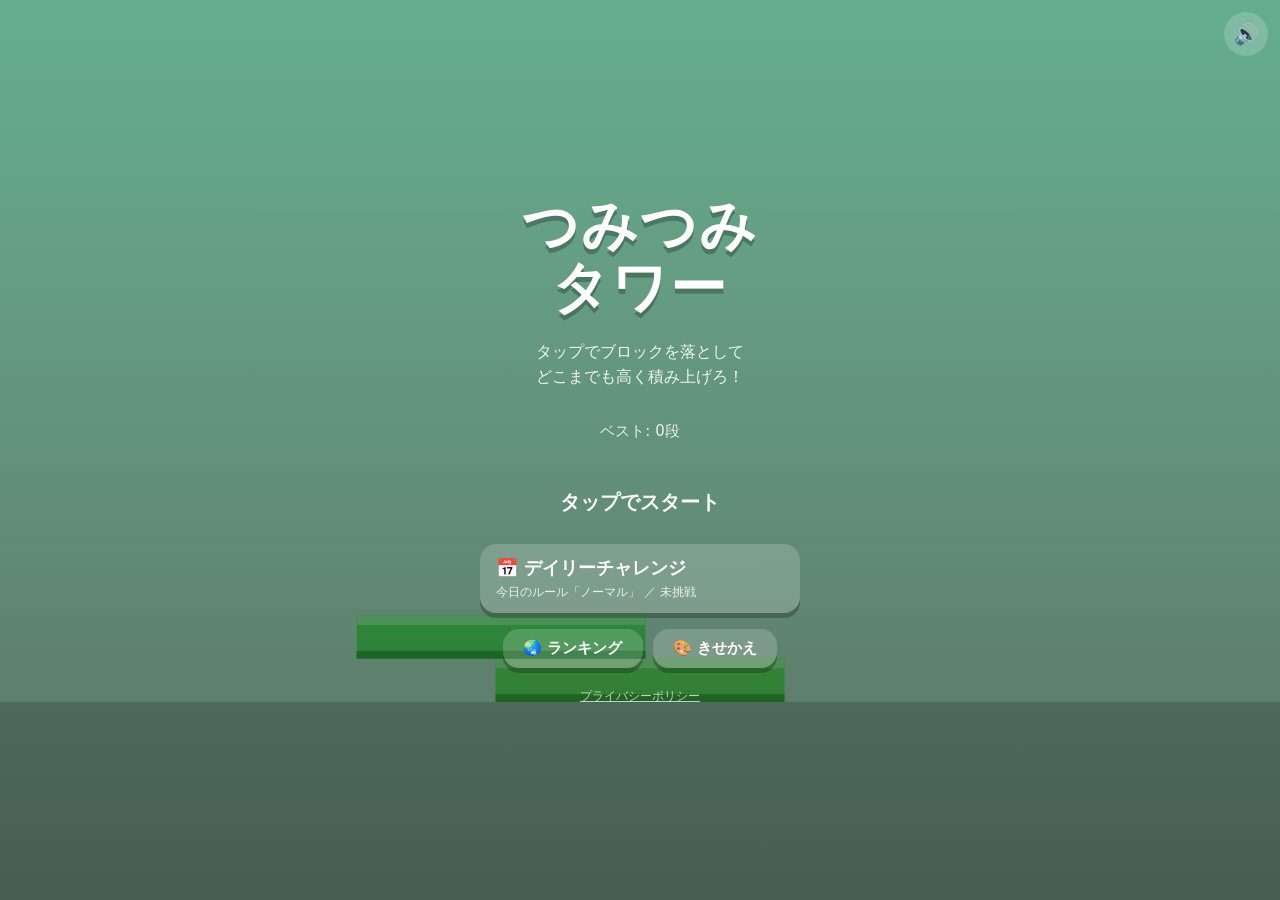
<file: index.html>
<!doctype html>
<html lang="ja">
<head>
  <meta charset="utf-8">
  <meta name="viewport" content="width=device-width, initial-scale=1, maximum-scale=1, user-scalable=no, viewport-fit=cover">
  <meta name="theme-color" content="#1b2440">
  <meta name="apple-mobile-web-app-capable" content="yes">
  <title>つみつみタワー</title>
  <meta name="description" content="つみつみタワー（積み積みタワー）は、タップでブロックを落として、どこまでも高く積み上げる1タップゲーム。ぴったり重ねてPERFECTを連発しよう。登録なし・無料でブラウザから遊べます。">
  <link rel="canonical" href="https://tsumitower.github.io/">
  <!-- 検索エンジン向けのゲーム情報 -->
  <script type="application/ld+json">
  {
    "@context": "https://schema.org",
    "@type": "VideoGame",
    "name": "つみつみタワー",
    "alternateName": ["積み積みタワー", "ツミツミタワー", "Tsumi Tsumi Tower"],
    "url": "https://tsumitower.github.io/",
    "image": "https://tsumitower.github.io/og.png",
    "description": "タップでブロックを落として、どこまでも高く積み上げる1タップゲーム。日替わりのデイリーチャレンジと世界ランキング、6種類のきせかえ。",
    "genre": ["カジュアル", "アーケード"],
    "inLanguage": "ja",
    "gamePlatform": ["Webブラウザ", "スマートフォン"],
    "applicationCategory": "Game",
    "isAccessibleForFree": true,
    "offers": { "@type": "Offer", "price": "0", "priceCurrency": "JPY" }
  }
  </script>
  <!-- SNSでシェアされたときの表示 -->
  <meta property="og:type" content="website">
  <meta property="og:title" content="つみつみタワー">
  <meta property="og:description" content="タップで積んで、どこまでも高く。1タップ積み上げゲーム">
  <meta property="og:url" content="https://tsumitower.github.io/">
  <meta property="og:image" content="https://tsumitower.github.io/og.png">
  <meta name="twitter:card" content="summary_large_image">
  <link rel="manifest" href="manifest.json">
  <link rel="icon" href="icon.svg" type="image/svg+xml">
  <link rel="apple-touch-icon" href="apple-touch-icon.png">
  <link rel="stylesheet" href="style.css">
</head>
<body>
  <canvas id="game"></canvas>

  <div id="hud" class="hidden">
    <div id="score">0</div>
    <div id="combo"></div>
    <div id="modeLabel"></div>
  </div>
  <div id="toast"></div>

  <div id="title" class="overlay">
    <h1>つみつみ<br>タワー</h1>
    <p class="sub">タップでブロックを落として<br>どこまでも高く積み上げろ！</p>
    <p class="best">ベスト: <span id="titleBest">0</span>段</p>
    <p class="blink">タップでスタート</p>
    <button id="dailyBtn" class="ghost">
      <span class="daily-title">📅 デイリーチャレンジ</span>
      <span id="dailyInfo" class="daily-info"></span>
    </button>
    <div class="title-row">
      <button id="titleRankBtn" class="ghost small">🌏 ランキング</button>
      <button id="titleSkinBtn" class="ghost small">🎨 きせかえ</button>
    </div>
    <a id="privacyLink" href="https://tsumitower.github.io/privacy.html" target="_blank" rel="noopener">プライバシーポリシー</a>
  </div>

  <div id="over" class="overlay hidden">
    <p id="overLabel" class="label">GAME OVER</p>
    <div id="finalScore">0</div>
    <p class="unit">段</p>
    <p id="rank"></p>
    <p id="newBest" class="hidden">🎉 自己ベスト更新！</p>
    <p id="unlockMsg" class="hidden"></p>
    <p id="overStats" class="best"></p>
    <p id="worldRank" class="hidden"></p>
    <div class="buttons">
      <button id="retryBtn">もう一回</button>
      <div class="row">
        <button id="homeBtn" class="ghost">🏠 ホーム</button>
        <button id="overSkinBtn" class="ghost">🎨 きせかえ</button>
        <button id="overRankBtn" class="ghost">🌏 順位</button>
      </div>
      <button id="shareBtn" class="ghost">結果をシェア</button>
    </div>
  </div>

  <div id="skins" class="overlay hidden">
    <h2>きせかえ</h2>
    <div id="skinGrid"></div>
    <button id="skinClose">もどる</button>
  </div>

  <div id="ranking" class="overlay hidden">
    <h2>🌏 今日の世界ランキング</h2>
    <p id="rankRule" class="rank-rule"></p>
    <div class="my-name">
      あなたの名前：<b id="myName"></b>
      <button id="rerollBtn" class="ghost tiny">🎲 変える</button>
    </div>
    <ol id="rankList"></ol>
    <p id="rankStatus"></p>
    <button id="rankClose">もどる</button>
  </div>

  <button id="muteBtn" aria-label="サウンド切替">🔊</button>

  <script src="config.js"></script>
  <script src="game.js"></script>
</body>
</html>
</file>
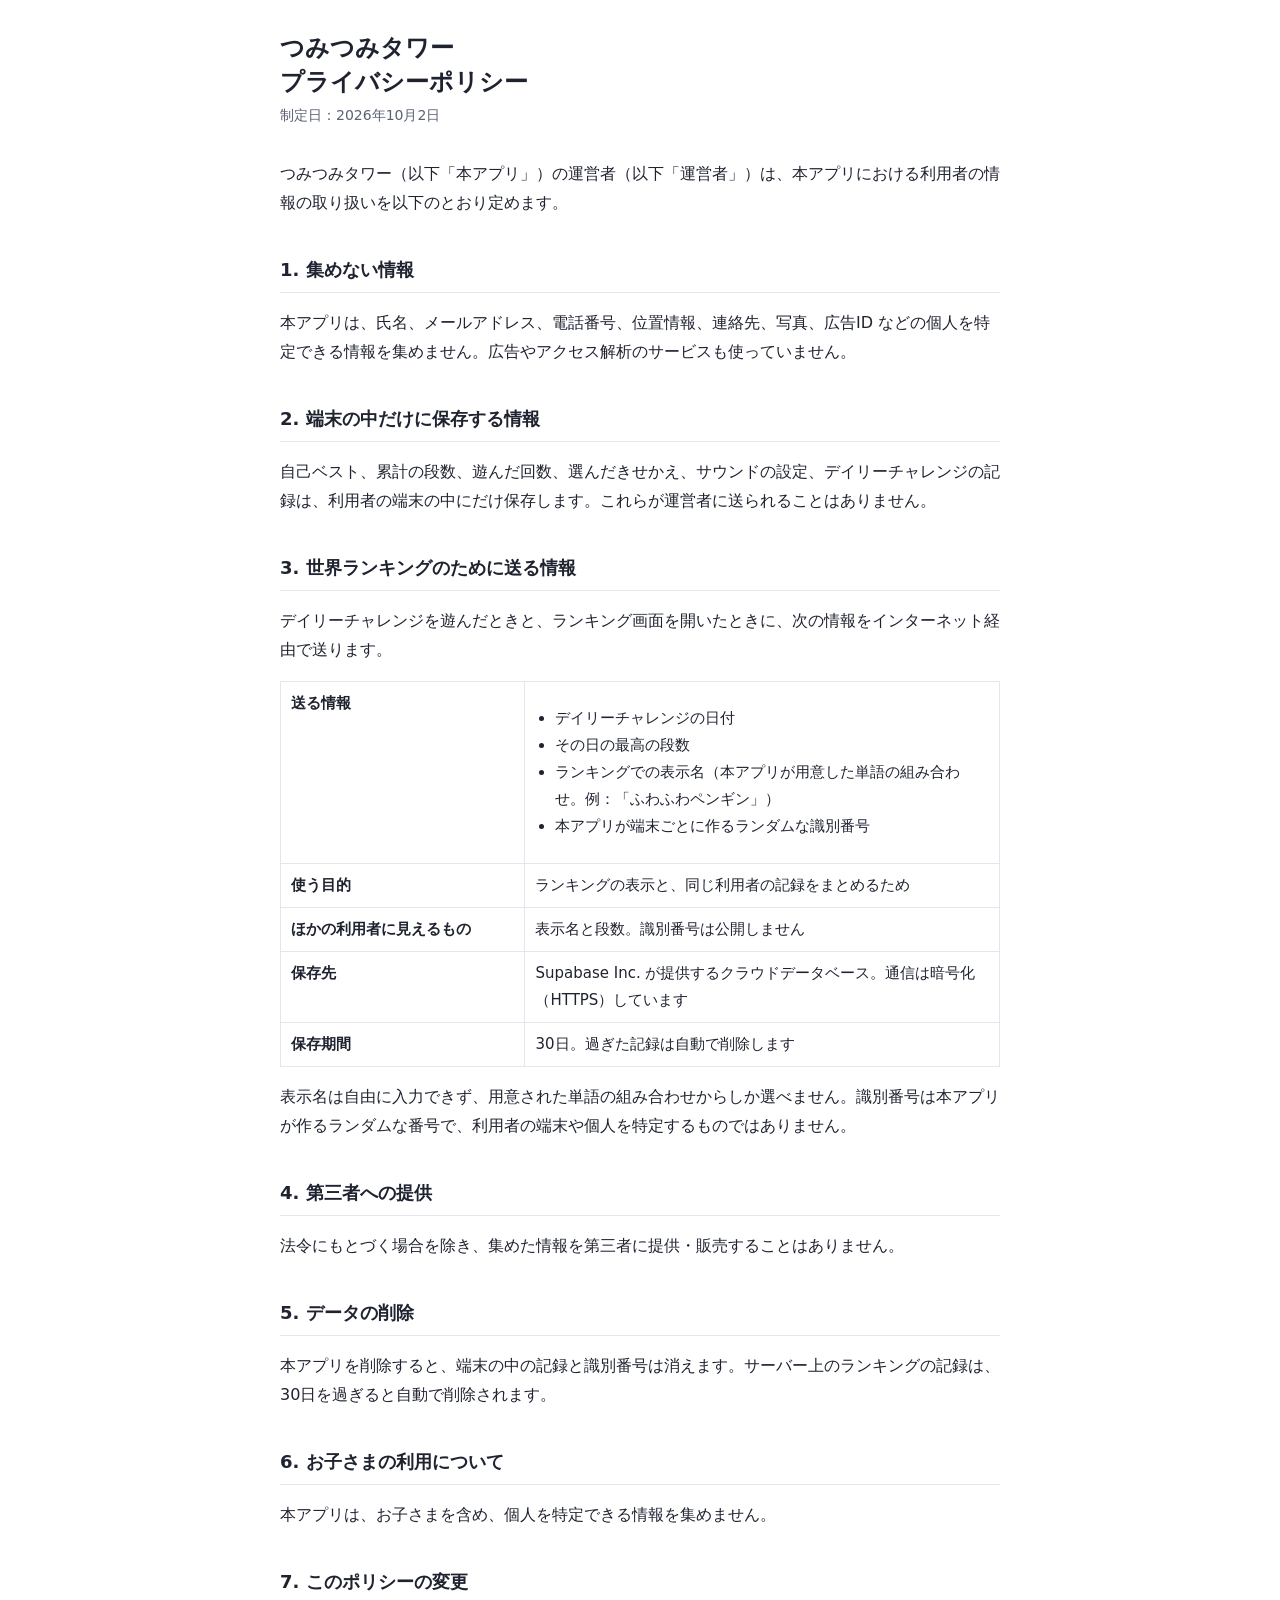
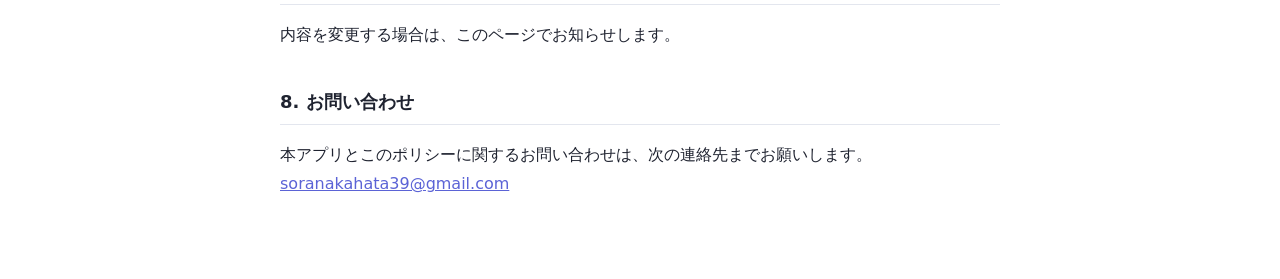
<file: privacy.html>
<!doctype html>
<html lang="ja">
<head>
<meta charset="utf-8">
<meta name="viewport" content="width=device-width, initial-scale=1">
<title>つみつみタワー プライバシーポリシー</title>
<style>
  :root { --bg: #ffffff; --fg: #1f2330; --muted: #5b6275; --line: #e3e6ee; --accent: #5b63d6; }
  @media (prefers-color-scheme: dark) {
    :root { --bg: #161a24; --fg: #e8eaf0; --muted: #a3a9b8; --line: #2c3242; --accent: #9aa1ff; }
  }
  body { margin: 0; background: var(--bg); color: var(--fg);
    font-family: "Hiragino Sans", "Yu Gothic UI", "Meiryo", system-ui, sans-serif; line-height: 1.8; }
  main { max-width: 720px; margin: 0 auto; padding: 32px 16px 64px; }
  h1 { font-size: 24px; line-height: 1.4; margin: 0 0 4px; }
  .date { color: var(--muted); font-size: 14px; margin: 0 0 32px; }
  h2 { font-size: 18px; margin: 36px 0 8px; padding-bottom: 6px; border-bottom: 1px solid var(--line); }
  table { width: 100%; border-collapse: collapse; font-size: 15px; margin: 8px 0; }
  th, td { text-align: left; vertical-align: top; padding: 8px 10px; border: 1px solid var(--line); }
  th { width: 34%; font-weight: 600; }
  ul { padding-left: 1.3em; }
  a { color: var(--accent); }
</style>
</head>
<body>
<main>
  <h1>つみつみタワー<br>プライバシーポリシー</h1>
  <p class="date">制定日：2026年10月2日</p>

  <p>つみつみタワー（以下「本アプリ」）の運営者（以下「運営者」）は、本アプリにおける利用者の情報の取り扱いを以下のとおり定めます。</p>

  <h2>1. 集めない情報</h2>
  <p>本アプリは、氏名、メールアドレス、電話番号、位置情報、連絡先、写真、広告ID などの個人を特定できる情報を集めません。広告やアクセス解析のサービスも使っていません。</p>

  <h2>2. 端末の中だけに保存する情報</h2>
  <p>自己ベスト、累計の段数、遊んだ回数、選んだきせかえ、サウンドの設定、デイリーチャレンジの記録は、利用者の端末の中にだけ保存します。これらが運営者に送られることはありません。</p>

  <h2>3. 世界ランキングのために送る情報</h2>
  <p>デイリーチャレンジを遊んだときと、ランキング画面を開いたときに、次の情報をインターネット経由で送ります。</p>
  <table>
    <tr><th>送る情報</th><td>
      <ul>
        <li>デイリーチャレンジの日付</li>
        <li>その日の最高の段数</li>
        <li>ランキングでの表示名（本アプリが用意した単語の組み合わせ。例：「ふわふわペンギン」）</li>
        <li>本アプリが端末ごとに作るランダムな識別番号</li>
      </ul>
    </td></tr>
    <tr><th>使う目的</th><td>ランキングの表示と、同じ利用者の記録をまとめるため</td></tr>
    <tr><th>ほかの利用者に見えるもの</th><td>表示名と段数。識別番号は公開しません</td></tr>
    <tr><th>保存先</th><td>Supabase Inc. が提供するクラウドデータベース。通信は暗号化（HTTPS）しています</td></tr>
    <tr><th>保存期間</th><td>30日。過ぎた記録は自動で削除します</td></tr>
  </table>
  <p>表示名は自由に入力できず、用意された単語の組み合わせからしか選べません。識別番号は本アプリが作るランダムな番号で、利用者の端末や個人を特定するものではありません。</p>

  <h2>4. 第三者への提供</h2>
  <p>法令にもとづく場合を除き、集めた情報を第三者に提供・販売することはありません。</p>

  <h2>5. データの削除</h2>
  <p>本アプリを削除すると、端末の中の記録と識別番号は消えます。サーバー上のランキングの記録は、30日を過ぎると自動で削除されます。</p>

  <h2>6. お子さまの利用について</h2>
  <p>本アプリは、お子さまを含め、個人を特定できる情報を集めません。</p>

  <h2>7. このポリシーの変更</h2>
  <p>内容を変更する場合は、このページでお知らせします。</p>

  <h2>8. お問い合わせ</h2>
  <p>本アプリとこのポリシーに関するお問い合わせは、次の連絡先までお願いします。<br>
  <a href="mailto:soranakahata39@gmail.com">soranakahata39@gmail.com</a></p>
</main>
</body>
</html>
</file>
<file: style.css>
* { box-sizing: border-box; margin: 0; padding: 0; }
html, body {
  width: 100%; height: 100%; overflow: hidden;
  background: #1b2440; color: #fff;
  font-family: "Hiragino Maru Gothic ProN", "M PLUS Rounded 1c", "Yu Gothic UI", system-ui, sans-serif;
  -webkit-user-select: none; user-select: none;
  -webkit-tap-highlight-color: transparent;
  touch-action: none;
}
#game { position: fixed; inset: 0; width: 100%; height: 100%; display: block; }

#hud {
  position: fixed; left: 0; right: 0;
  top: calc(env(safe-area-inset-top) + 28px);
  text-align: center; pointer-events: none;
}
#score { font-size: 64px; font-weight: 800; text-shadow: 0 3px 0 rgba(0,0,0,.25); }
#combo { font-size: 18px; font-weight: 700; height: 24px; color: #fff6b0; }

#toast {
  position: fixed; left: 0; right: 0; top: 34%;
  text-align: center; font-size: 36px; font-weight: 900;
  pointer-events: none; opacity: 0;
  text-shadow: 0 4px 0 rgba(0,0,0,.25);
}
#toast.show { animation: pop 1s ease-out; }
@keyframes pop {
  0%   { opacity: 0; transform: scale(.5); }
  15%  { opacity: 1; transform: scale(1.15); }
  30%  { transform: scale(1); }
  80%  { opacity: 1; }
  100% { opacity: 0; transform: translateY(-30px); }
}

.overlay {
  position: fixed; inset: 0;
  display: flex; flex-direction: column; align-items: center; justify-content: center;
  text-align: center; padding: 24px;
  background: linear-gradient(to bottom, rgba(10,14,30,.15), rgba(10,14,30,.55));
}
.hidden { display: none !important; }

h1 {
  font-size: 56px; line-height: 1.1; font-weight: 900; letter-spacing: 2px;
  text-shadow: 0 5px 0 rgba(0,0,0,.25);
  margin-bottom: 20px;
}
.sub { font-size: 16px; line-height: 1.6; opacity: .9; margin-bottom: 24px; }
.best { font-size: 15px; opacity: .85; margin-top: 8px; }
.blink { margin-top: 48px; font-size: 20px; font-weight: 700; animation: blink 1.2s infinite; }
@keyframes blink { 50% { opacity: .25; } }

.label { font-size: 18px; letter-spacing: 4px; opacity: .8; }
#finalScore { font-size: 96px; font-weight: 900; line-height: 1; margin-top: 8px; }
.unit { font-size: 18px; margin-bottom: 16px; }
#rank {
  font-size: 22px; font-weight: 800;
  background: rgba(255,255,255,.15); padding: 8px 20px; border-radius: 999px;
}
#newBest { margin-top: 14px; font-size: 20px; font-weight: 800; color: #fff6b0; animation: blink .8s 3; }

.buttons { display: flex; flex-direction: column; gap: 12px; margin-top: 32px; width: min(280px, 100%); }
button {
  font: inherit; font-size: 18px; font-weight: 800;
  border: 0; border-radius: 16px; padding: 16px;
  background: #fff; color: #1b2440; cursor: pointer;
  box-shadow: 0 5px 0 rgba(0,0,0,.25);
}
button:active { transform: translateY(3px); box-shadow: 0 2px 0 rgba(0,0,0,.25); }
button.ghost { background: rgba(255,255,255,.18); color: #fff; }

#modeLabel { font-size: 13px; font-weight: 700; opacity: .8; letter-spacing: 1px; }
#overStats { line-height: 1.7; }
.buttons .row { display: flex; gap: 12px; }
.buttons .row button { flex: 1; padding: 14px 8px; font-size: 16px; }
#dailyBtn {
  margin-top: 28px; width: min(320px, 100%);
  display: flex; flex-direction: column; gap: 4px; padding: 12px 16px;
}
.daily-title { font-size: 18px; }
.daily-info { font-size: 12px; font-weight: 500; opacity: .85; }
button.small { margin-top: 28px; font-size: 15px; padding: 10px 20px; }
button.glow { animation: glow 1s infinite alternate; }
@keyframes glow { to { box-shadow: 0 0 0 4px #fff6b0, 0 5px 0 rgba(0,0,0,.25); } }
#unlockMsg { margin-top: 14px; font-size: 16px; font-weight: 800; color: #fff6b0; }

#skins { background: rgba(10,14,30,.8); overflow-y: auto; justify-content: flex-start; padding-top: calc(env(safe-area-inset-top) + 64px); }
#skins h2 { font-size: 28px; font-weight: 900; margin-bottom: 20px; }
#skinGrid {
  display: grid; grid-template-columns: repeat(auto-fill, minmax(140px, 1fr));
  gap: 12px; width: min(460px, 100%); margin-bottom: 24px;
}
.skin-card {
  display: flex; flex-direction: column; align-items: center; gap: 6px;
  padding: 12px 8px; border-radius: 16px;
  background: rgba(255,255,255,.12); color: #fff; box-shadow: none;
  border: 3px solid transparent;
}
.skin-card canvas { width: 120px; height: 84px; }
.skin-card.selected { border-color: #fff6b0; background: rgba(255,246,176,.18); }
.skin-card.locked canvas { filter: grayscale(1) brightness(.5); }
.skin-card.locked { cursor: default; }
.skin-card:active { transform: none; box-shadow: none; }
.skin-name { font-size: 16px; font-weight: 800; }
.skin-need { font-size: 12px; font-weight: 500; opacity: .8; line-height: 1.4; }
#skinClose { width: min(280px, 100%); flex-shrink: 0; }

.title-row { display: flex; gap: 10px; }
.title-row button.small { margin-top: 16px; }
.buttons .row button { font-size: 14px; }
#worldRank { margin-top: 10px; font-size: 15px; font-weight: 800; }

#ranking { background: rgba(10,14,30,.85); overflow-y: auto; justify-content: flex-start; padding-top: calc(env(safe-area-inset-top) + 64px); }
#ranking h2 { font-size: 24px; font-weight: 900; }
.rank-rule { font-size: 14px; opacity: .8; margin: 6px 0 14px; }
.my-name { display: flex; align-items: center; gap: 8px; font-size: 14px; margin-bottom: 14px; }
button.tiny { font-size: 13px; padding: 6px 12px; border-radius: 999px; box-shadow: none; }
#rankList { list-style: none; width: min(400px, 100%); }
#rankList li {
  display: flex; align-items: center; gap: 10px;
  padding: 10px 14px; border-radius: 12px; margin-bottom: 6px;
  background: rgba(255,255,255,.08);
}
#rankList li.me { background: rgba(255,246,176,.25); outline: 2px solid #fff6b0; }
#rankList .pos { width: 36px; text-align: center; font-weight: 900; }
#rankList .name { flex: 1; text-align: left; }
#rankList .pts { font-weight: 800; }
#rankStatus { font-size: 13px; opacity: .8; margin: 12px 0 20px; }
#rankClose { width: min(280px, 100%); flex-shrink: 0; margin-bottom: 24px; }

#privacyLink { margin-top: 20px; font-size: 12px; color: rgba(255,255,255,.7); }

#muteBtn {
  position: fixed;
  top: calc(env(safe-area-inset-top) + 12px); right: 12px;
  width: 44px; height: 44px; padding: 0; font-size: 20px;
  border-radius: 50%; background: rgba(255,255,255,.18); box-shadow: none;
}
</file>
